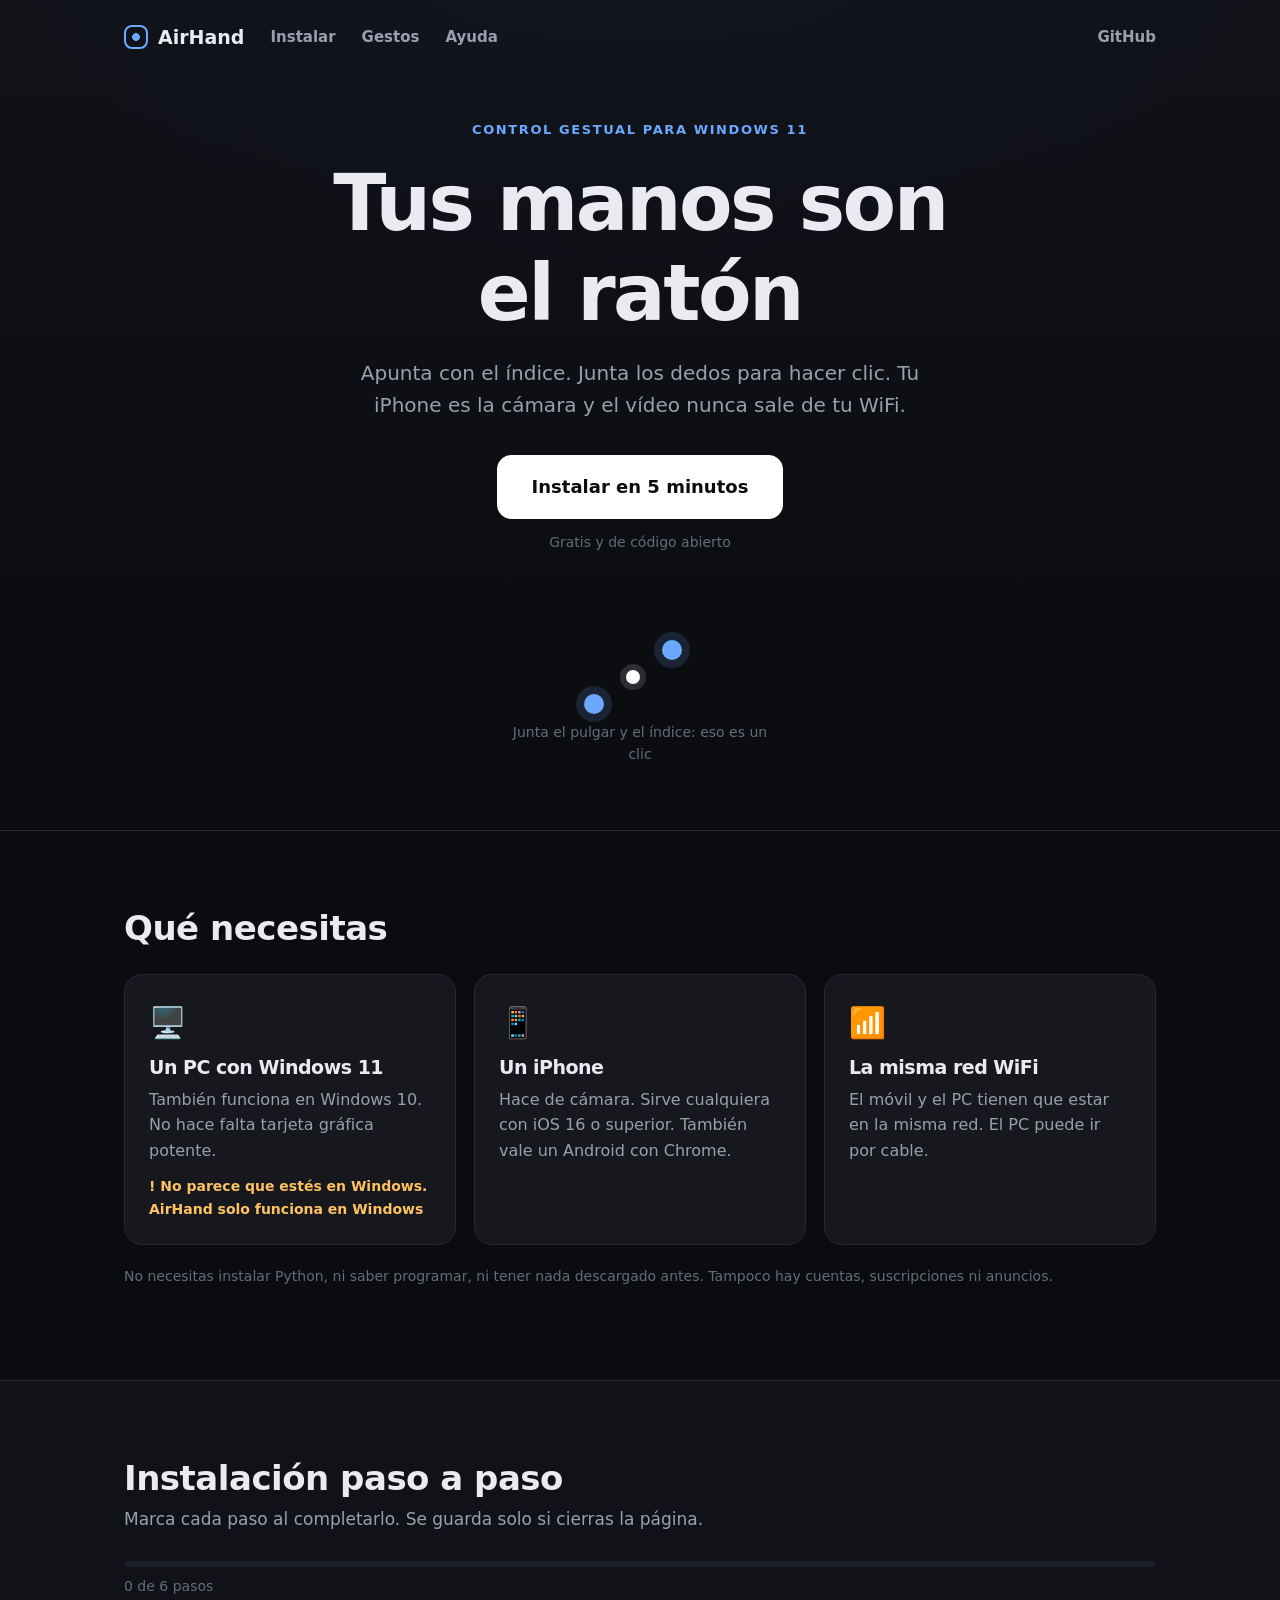
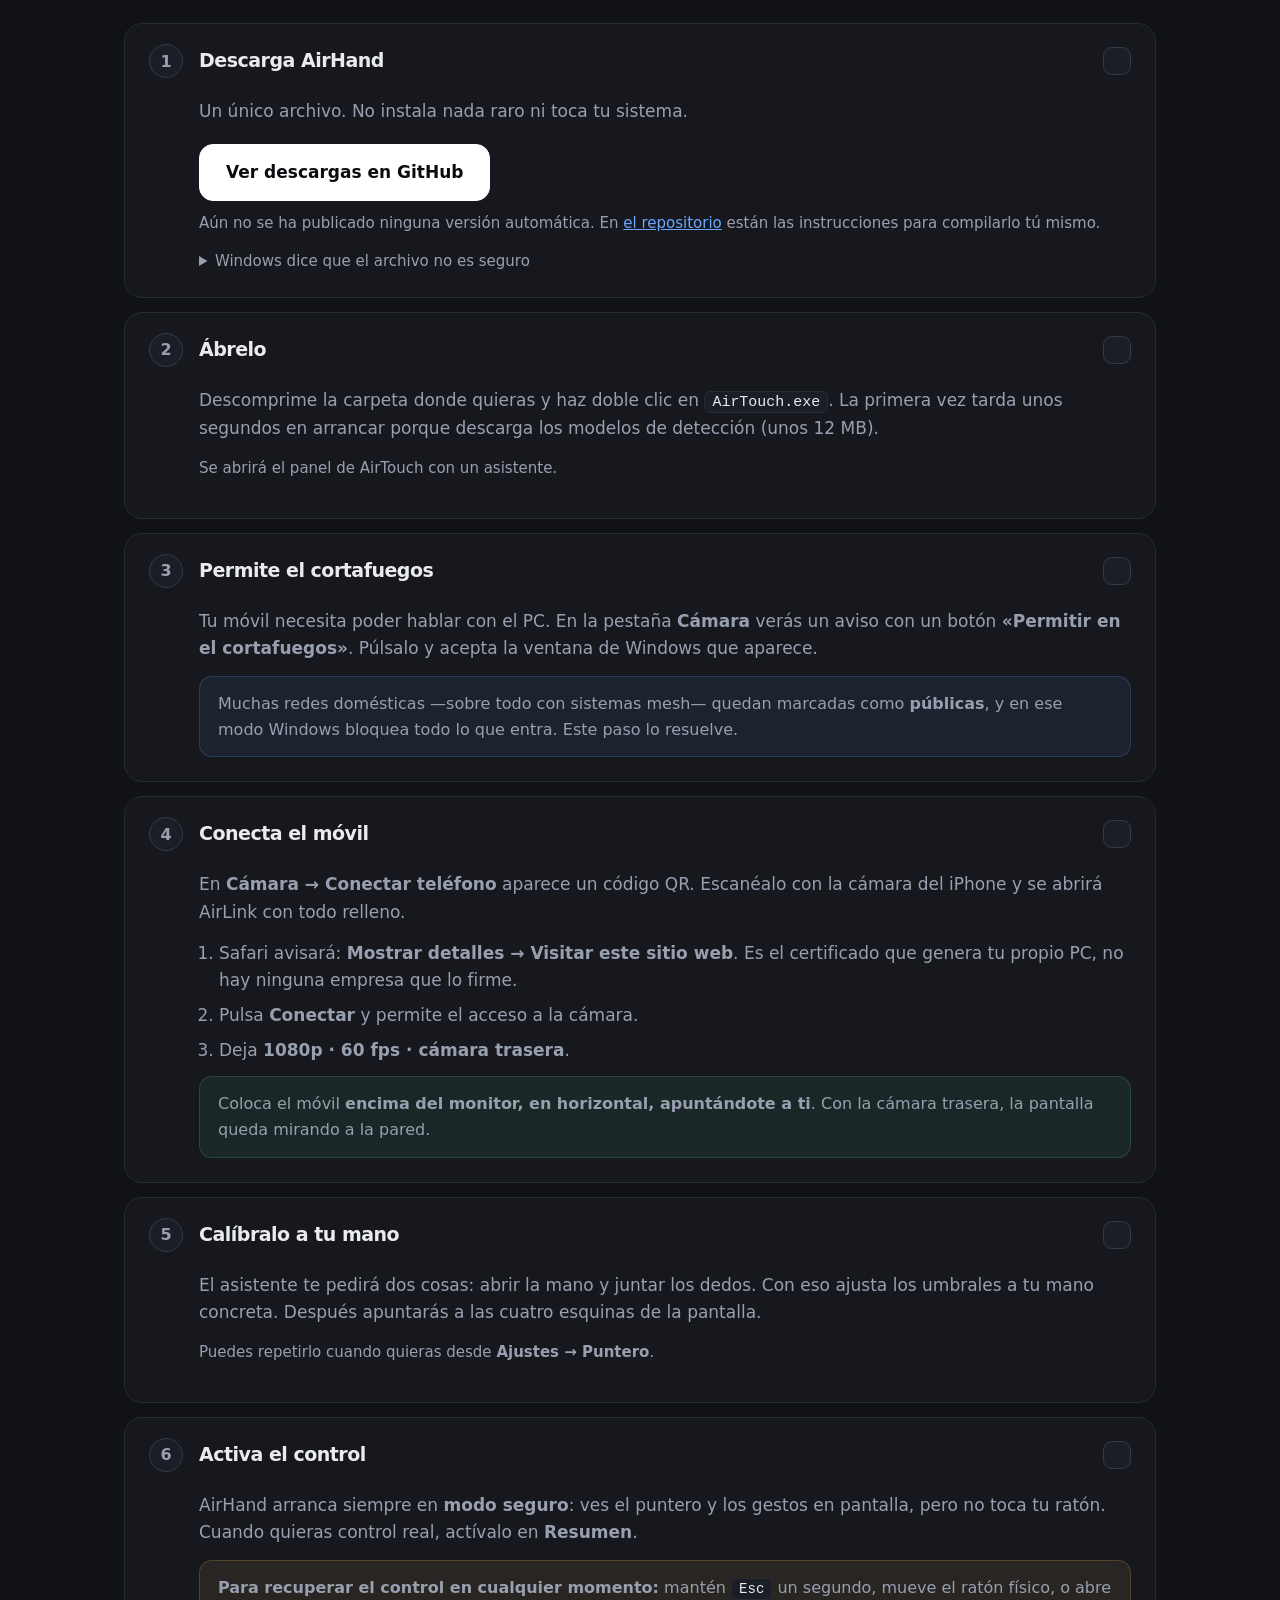
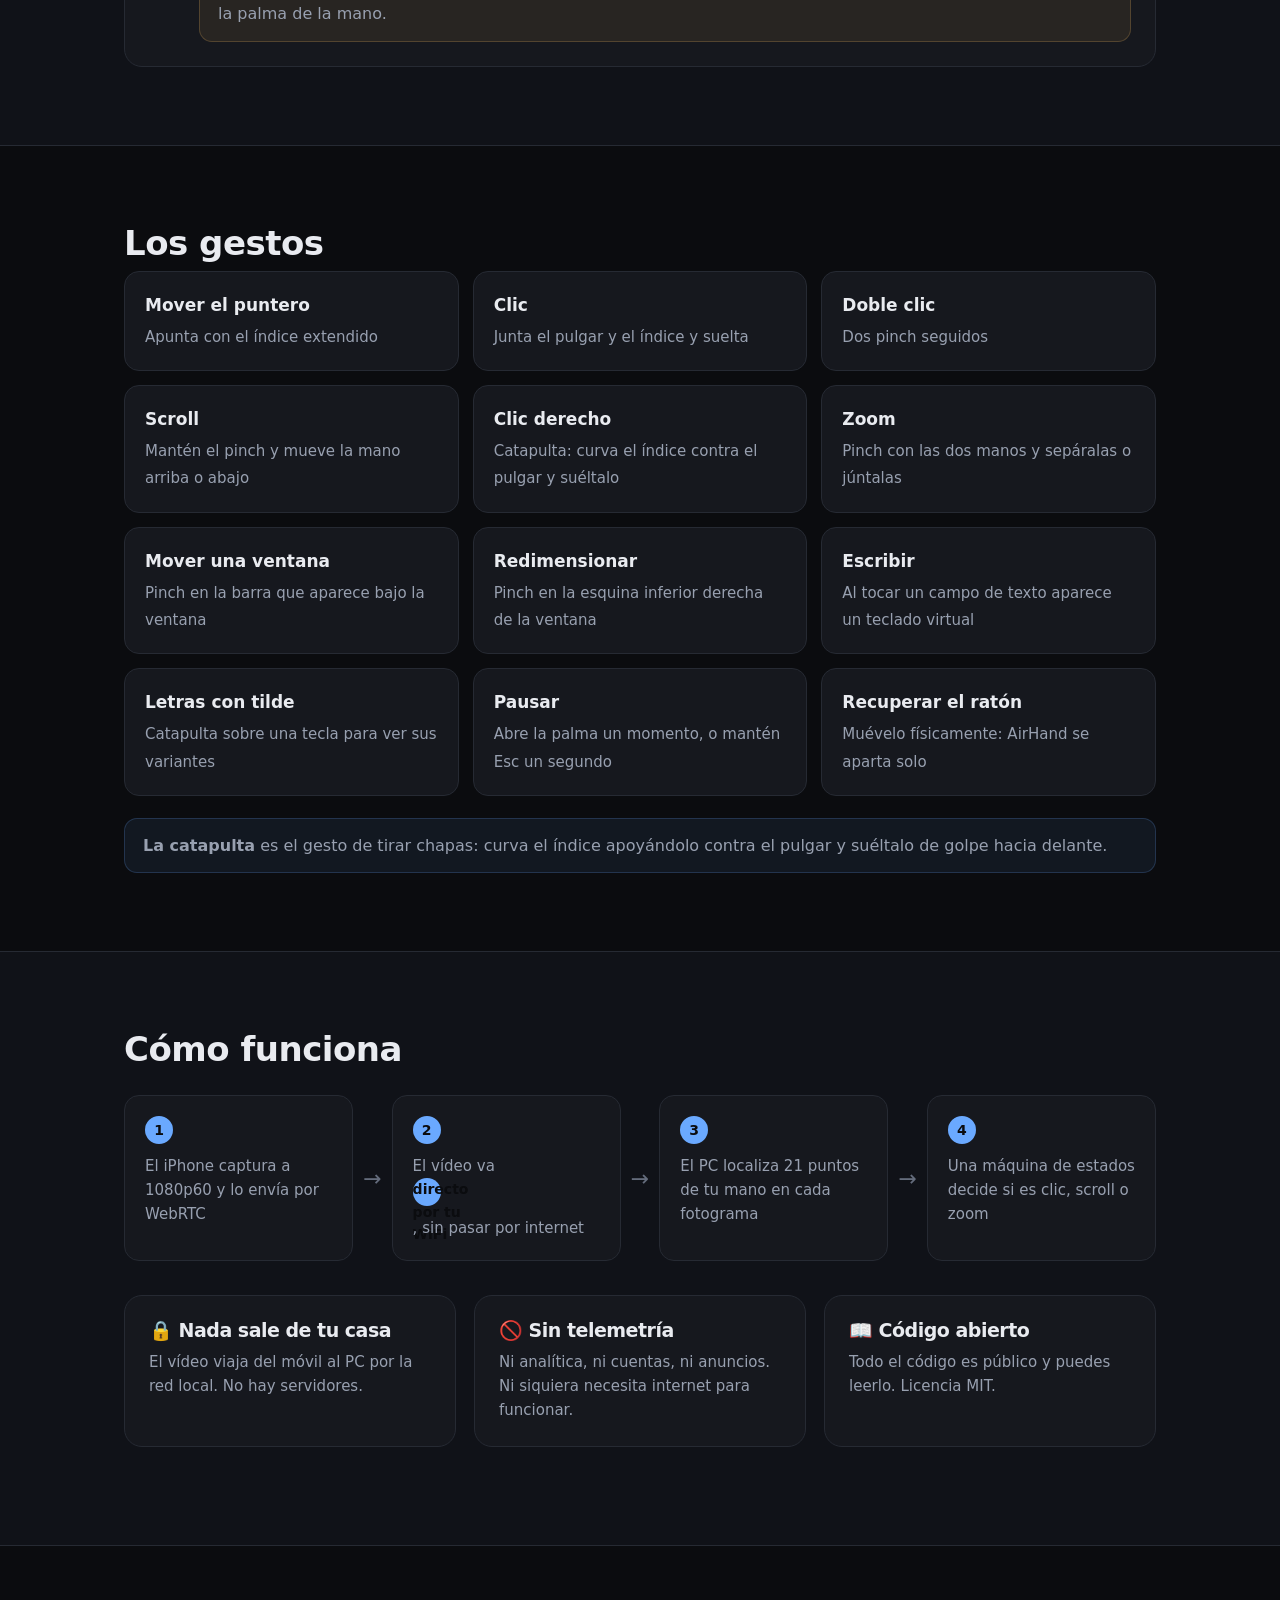
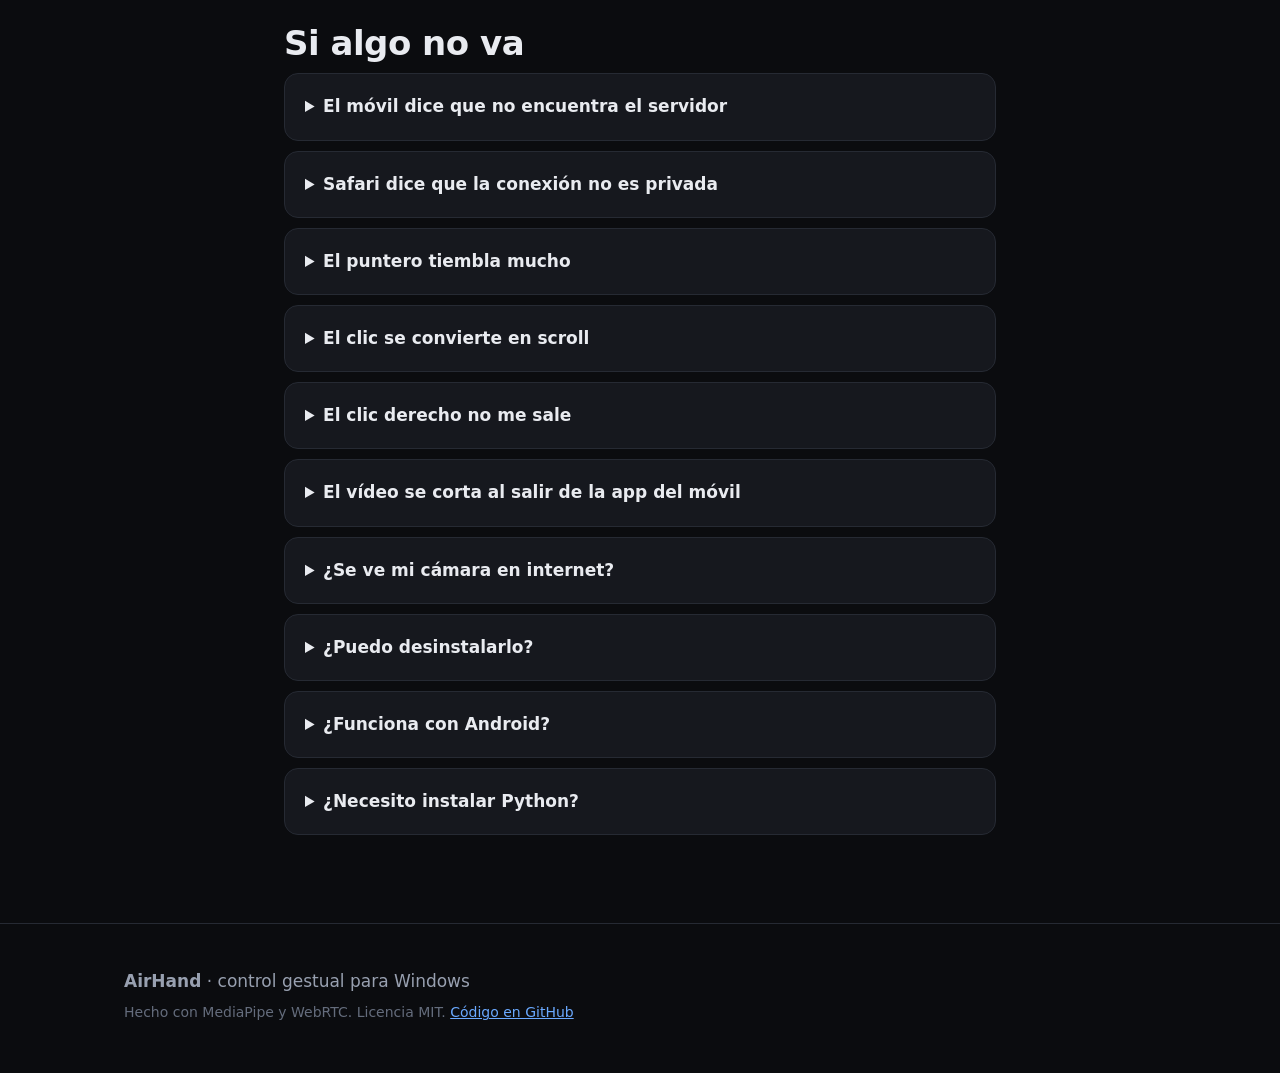
<file: index.html>
<!DOCTYPE html>
<html lang="es">
<head>
<meta charset="utf-8">
<meta name="viewport" content="width=device-width, initial-scale=1">
<meta name="theme-color" content="#0b0c0f">
<title>AirHand · controla tu PC con las manos</title>
<meta name="description" content="Convierte tu iPhone en un sensor de manos y controla Windows con gestos. Instalación guiada paso a paso, sin saber programar.">
<link rel="icon" href="icons/icon-192.png">
<link rel="stylesheet" href="style.css">
</head>
<body>

<!-- ======================= portada ======================= -->
<header class="hero">
  <nav class="nav">
    <span class="brand"><i class="mark"></i>AirHand</span>
    <a class="nav-link" href="#instalar">Instalar</a>
    <a class="nav-link" href="#gestos">Gestos</a>
    <a class="nav-link" href="#problemas">Ayuda</a>
    <a class="nav-link ghost" id="nav-repo" href="#" target="_blank" rel="noopener">GitHub</a>
  </nav>

  <div class="hero-body">
    <p class="kicker">Control gestual para Windows 11</p>
    <h1>Tus manos son<br>el ratón</h1>
    <p class="lede">
      Apunta con el índice. Junta los dedos para hacer clic. Tu iPhone es la
      cámara y el vídeo nunca sale de tu WiFi.
    </p>

    <div class="cta">
      <a class="btn primary big" href="#instalar" id="btn-hero">Instalar en 5 minutos</a>
      <span class="cta-note" id="hero-version">Gratis y de código abierto</span>
    </div>

    <div class="demo" aria-hidden="true">
      <div class="demo-hand"><i class="tip thumb"></i><i class="tip index"></i></div>
      <div class="demo-cursor"></div>
      <p class="demo-caption">Junta el pulgar y el índice: eso es un clic</p>
    </div>
  </div>
</header>

<!-- ======================= requisitos ======================= -->
<section class="band">
  <div class="wrap">
    <h2>Qué necesitas</h2>
    <div class="grid-3">
      <div class="need">
        <div class="need-icon">🖥️</div>
        <h3>Un PC con Windows 11</h3>
        <p>También funciona en Windows 10. No hace falta tarjeta gráfica potente.</p>
        <p class="check" id="check-os">Comprobando tu sistema…</p>
      </div>
      <div class="need">
        <div class="need-icon">📱</div>
        <h3>Un iPhone</h3>
        <p>Hace de cámara. Sirve cualquiera con iOS 16 o superior. También vale un Android con Chrome.</p>
      </div>
      <div class="need">
        <div class="need-icon">📶</div>
        <h3>La misma red WiFi</h3>
        <p>El móvil y el PC tienen que estar en la misma red. El PC puede ir por cable.</p>
      </div>
    </div>
    <p class="tiny">
      No necesitas instalar Python, ni saber programar, ni tener nada descargado
      antes. Tampoco hay cuentas, suscripciones ni anuncios.
    </p>
  </div>
</section>

<!-- ======================= instalación ======================= -->
<section id="instalar" class="band alt">
  <div class="wrap">
    <h2>Instalación paso a paso</h2>
    <p class="sub">Marca cada paso al completarlo. Se guarda solo si cierras la página.</p>

    <div class="progress"><div class="progress-fill" id="progress"></div></div>
    <p class="progress-label"><span id="progress-text">0 de 6 pasos</span></p>

    <ol class="steps" id="steps">

      <!-- 1 -->
      <li class="step" data-step="1">
        <div class="step-head">
          <span class="num">1</span>
          <h3>Descarga AirHand</h3>
          <label class="done"><input type="checkbox"><span></span></label>
        </div>
        <div class="step-body">
          <p>Un único archivo. No instala nada raro ni toca tu sistema.</p>
          <a class="btn primary" id="btn-download" href="#" rel="noopener">
            Descargar para Windows
          </a>
          <p class="meta" id="download-meta">Buscando la última versión…</p>
          <details>
            <summary>Windows dice que el archivo no es seguro</summary>
            <p>
              Es normal: el programa no está firmado digitalmente, y firmar
              cuesta unos cientos de euros al año. Pulsa
              <b>Más información → Ejecutar de todas formas</b>.
              El código es público, puedes leerlo entero en GitHub.
            </p>
          </details>
        </div>
      </li>

      <!-- 2 -->
      <li class="step" data-step="2">
        <div class="step-head">
          <span class="num">2</span>
          <h3>Ábrelo</h3>
          <label class="done"><input type="checkbox"><span></span></label>
        </div>
        <div class="step-body">
          <p>
            Descomprime la carpeta donde quieras y haz doble clic en
            <code>AirTouch.exe</code>. La primera vez tarda unos segundos en
            arrancar porque descarga los modelos de detección (unos 12 MB).
          </p>
          <p class="meta">Se abrirá el panel de AirTouch con un asistente.</p>
        </div>
      </li>

      <!-- 3 -->
      <li class="step" data-step="3">
        <div class="step-head">
          <span class="num">3</span>
          <h3>Permite el cortafuegos</h3>
          <label class="done"><input type="checkbox"><span></span></label>
        </div>
        <div class="step-body">
          <p>
            Tu móvil necesita poder hablar con el PC. En la pestaña
            <b>Cámara</b> verás un aviso con un botón
            <b>«Permitir en el cortafuegos»</b>. Púlsalo y acepta la ventana de
            Windows que aparece.
          </p>
          <div class="callout">
            Muchas redes domésticas —sobre todo con sistemas mesh— quedan
            marcadas como <b>públicas</b>, y en ese modo Windows bloquea todo lo
            que entra. Este paso lo resuelve.
          </div>
        </div>
      </li>

      <!-- 4 -->
      <li class="step" data-step="4">
        <div class="step-head">
          <span class="num">4</span>
          <h3>Conecta el móvil</h3>
          <label class="done"><input type="checkbox"><span></span></label>
        </div>
        <div class="step-body">
          <p>
            En <b>Cámara → Conectar teléfono</b> aparece un código QR.
            Escanéalo con la cámara del iPhone y se abrirá AirLink con todo
            relleno.
          </p>
          <ol class="mini">
            <li>Safari avisará: <b>Mostrar detalles → Visitar este sitio web</b>.
              Es el certificado que genera tu propio PC, no hay ninguna empresa
              que lo firme.</li>
            <li>Pulsa <b>Conectar</b> y permite el acceso a la cámara.</li>
            <li>Deja <b>1080p · 60 fps · cámara trasera</b>.</li>
          </ol>
          <div class="callout ok">
            Coloca el móvil <b>encima del monitor, en horizontal, apuntándote a
            ti</b>. Con la cámara trasera, la pantalla queda mirando a la pared.
          </div>
        </div>
      </li>

      <!-- 5 -->
      <li class="step" data-step="5">
        <div class="step-head">
          <span class="num">5</span>
          <h3>Calíbralo a tu mano</h3>
          <label class="done"><input type="checkbox"><span></span></label>
        </div>
        <div class="step-body">
          <p>
            El asistente te pedirá dos cosas: abrir la mano y juntar los dedos.
            Con eso ajusta los umbrales a tu mano concreta. Después apuntarás a
            las cuatro esquinas de la pantalla.
          </p>
          <p class="meta">
            Puedes repetirlo cuando quieras desde <b>Ajustes → Puntero</b>.
          </p>
        </div>
      </li>

      <!-- 6 -->
      <li class="step" data-step="6">
        <div class="step-head">
          <span class="num">6</span>
          <h3>Activa el control</h3>
          <label class="done"><input type="checkbox"><span></span></label>
        </div>
        <div class="step-body">
          <p>
            AirHand arranca siempre en <b>modo seguro</b>: ves el puntero y los
            gestos en pantalla, pero no toca tu ratón. Cuando quieras control
            real, actívalo en <b>Resumen</b>.
          </p>
          <div class="callout warn">
            <b>Para recuperar el control en cualquier momento:</b> mantén
            <kbd>Esc</kbd> un segundo, mueve el ratón físico, o abre la palma de
            la mano.
          </div>
        </div>
      </li>
    </ol>

    <div class="finished" id="finished" hidden>
      <div class="finished-mark">✓</div>
      <h3>¡Listo!</h3>
      <p>Ya controlas tu ordenador con las manos. Abajo tienes todos los gestos.</p>
    </div>
  </div>
</section>

<!-- ======================= gestos ======================= -->
<section id="gestos" class="band">
  <div class="wrap">
    <h2>Los gestos</h2>
    <div class="gestures" id="gestures"></div>
    <div class="callout">
      <b>La catapulta</b> es el gesto de tirar chapas: curva el índice
      apoyándolo contra el pulgar y suéltalo de golpe hacia delante.
    </div>
  </div>
</section>

<!-- ======================= cómo funciona ======================= -->
<section class="band alt">
  <div class="wrap">
    <h2>Cómo funciona</h2>
    <div class="flow">
      <div class="flow-item"><b>1</b><p>El iPhone captura a 1080p60 y lo envía por WebRTC</p></div>
      <div class="flow-arrow">→</div>
      <div class="flow-item"><b>2</b><p>El vídeo va <b>directo por tu WiFi</b>, sin pasar por internet</p></div>
      <div class="flow-arrow">→</div>
      <div class="flow-item"><b>3</b><p>El PC localiza 21 puntos de tu mano en cada fotograma</p></div>
      <div class="flow-arrow">→</div>
      <div class="flow-item"><b>4</b><p>Una máquina de estados decide si es clic, scroll o zoom</p></div>
    </div>
    <div class="grid-3 privacy">
      <div class="need">
        <h3>🔒 Nada sale de tu casa</h3>
        <p>El vídeo viaja del móvil al PC por la red local. No hay servidores.</p>
      </div>
      <div class="need">
        <h3>🚫 Sin telemetría</h3>
        <p>Ni analítica, ni cuentas, ni anuncios. Ni siquiera necesita internet para funcionar.</p>
      </div>
      <div class="need">
        <h3>📖 Código abierto</h3>
        <p>Todo el código es público y puedes leerlo. Licencia MIT.</p>
      </div>
    </div>
  </div>
</section>

<!-- ======================= problemas ======================= -->
<section id="problemas" class="band">
  <div class="wrap narrow">
    <h2>Si algo no va</h2>
    <div id="faq"></div>
  </div>
</section>

<footer class="foot">
  <div class="wrap">
    <p><b>AirHand</b> · control gestual para Windows</p>
    <p class="tiny">
      Hecho con MediaPipe y WebRTC. Licencia MIT.
      <a id="foot-repo" href="#" target="_blank" rel="noopener">Código en GitHub</a>
    </p>
  </div>
</footer>

<script src="app.js"></script>
</body>
</html>
</file>
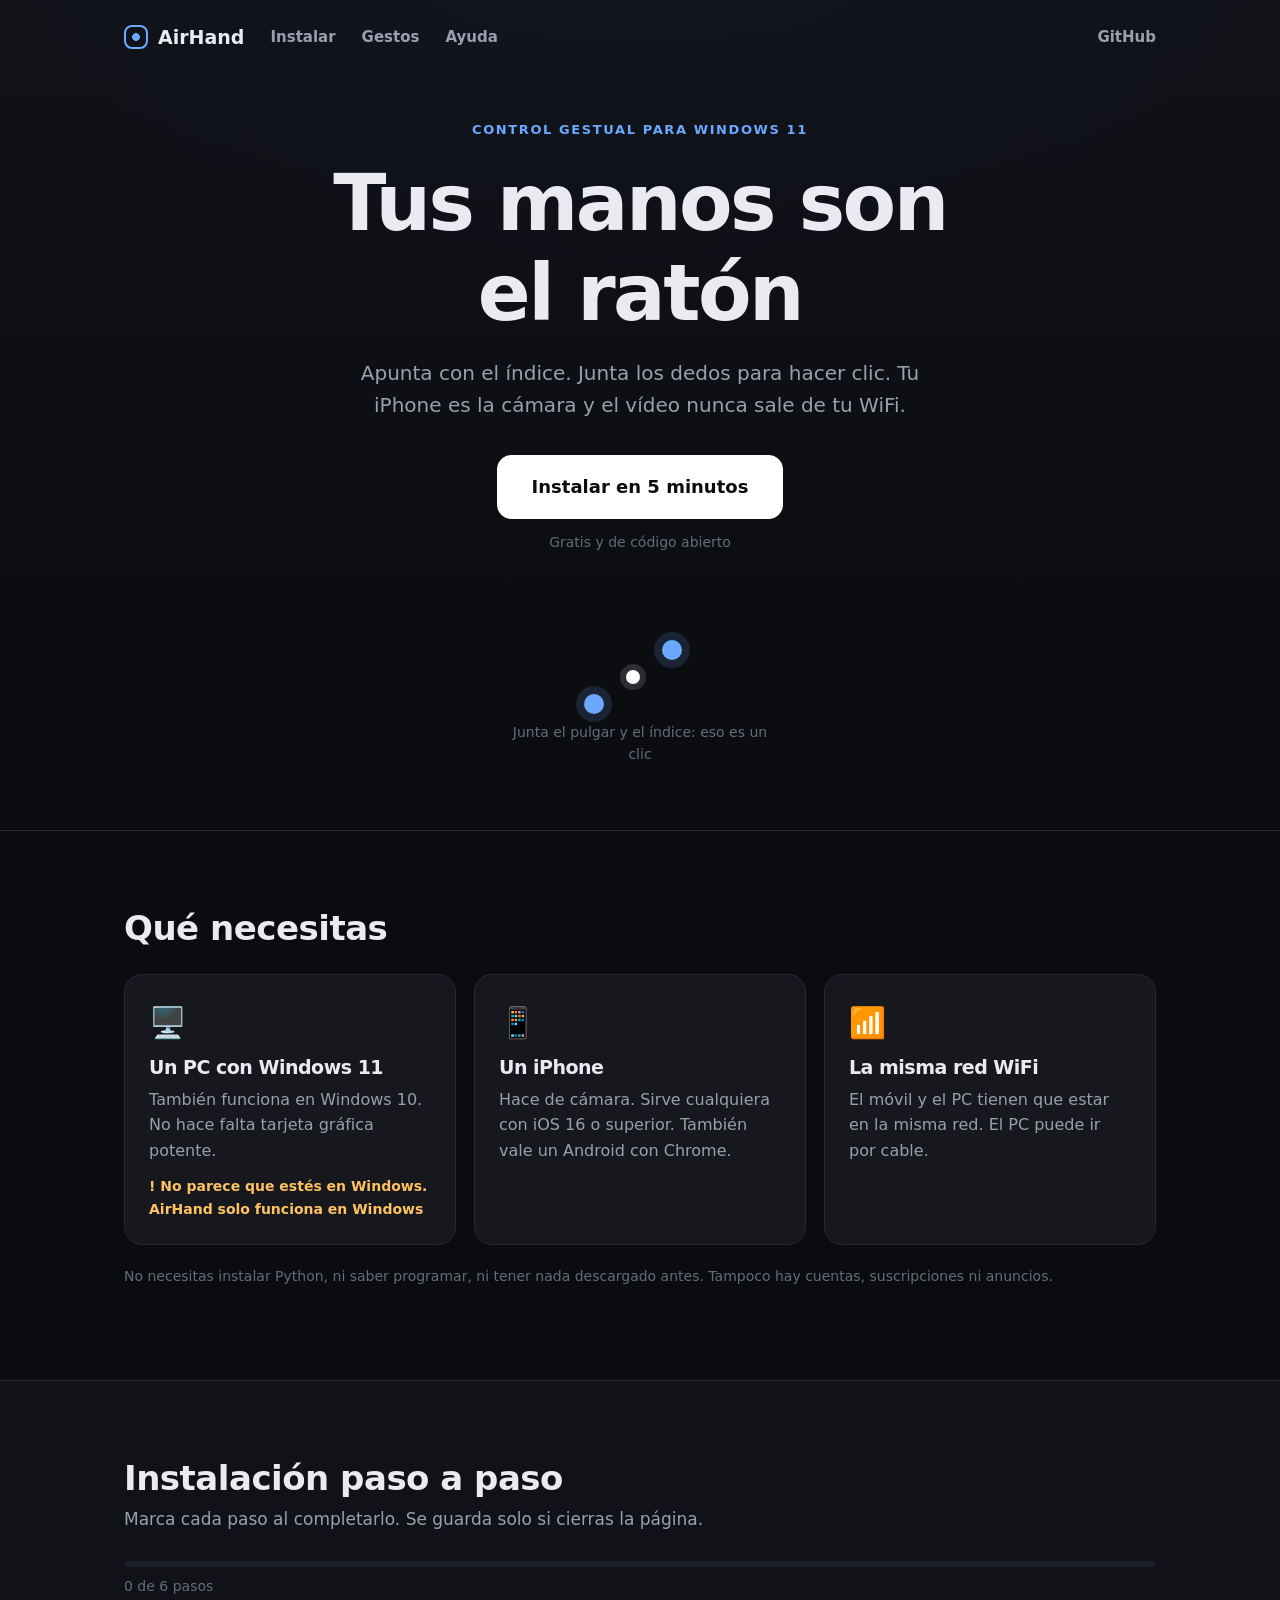
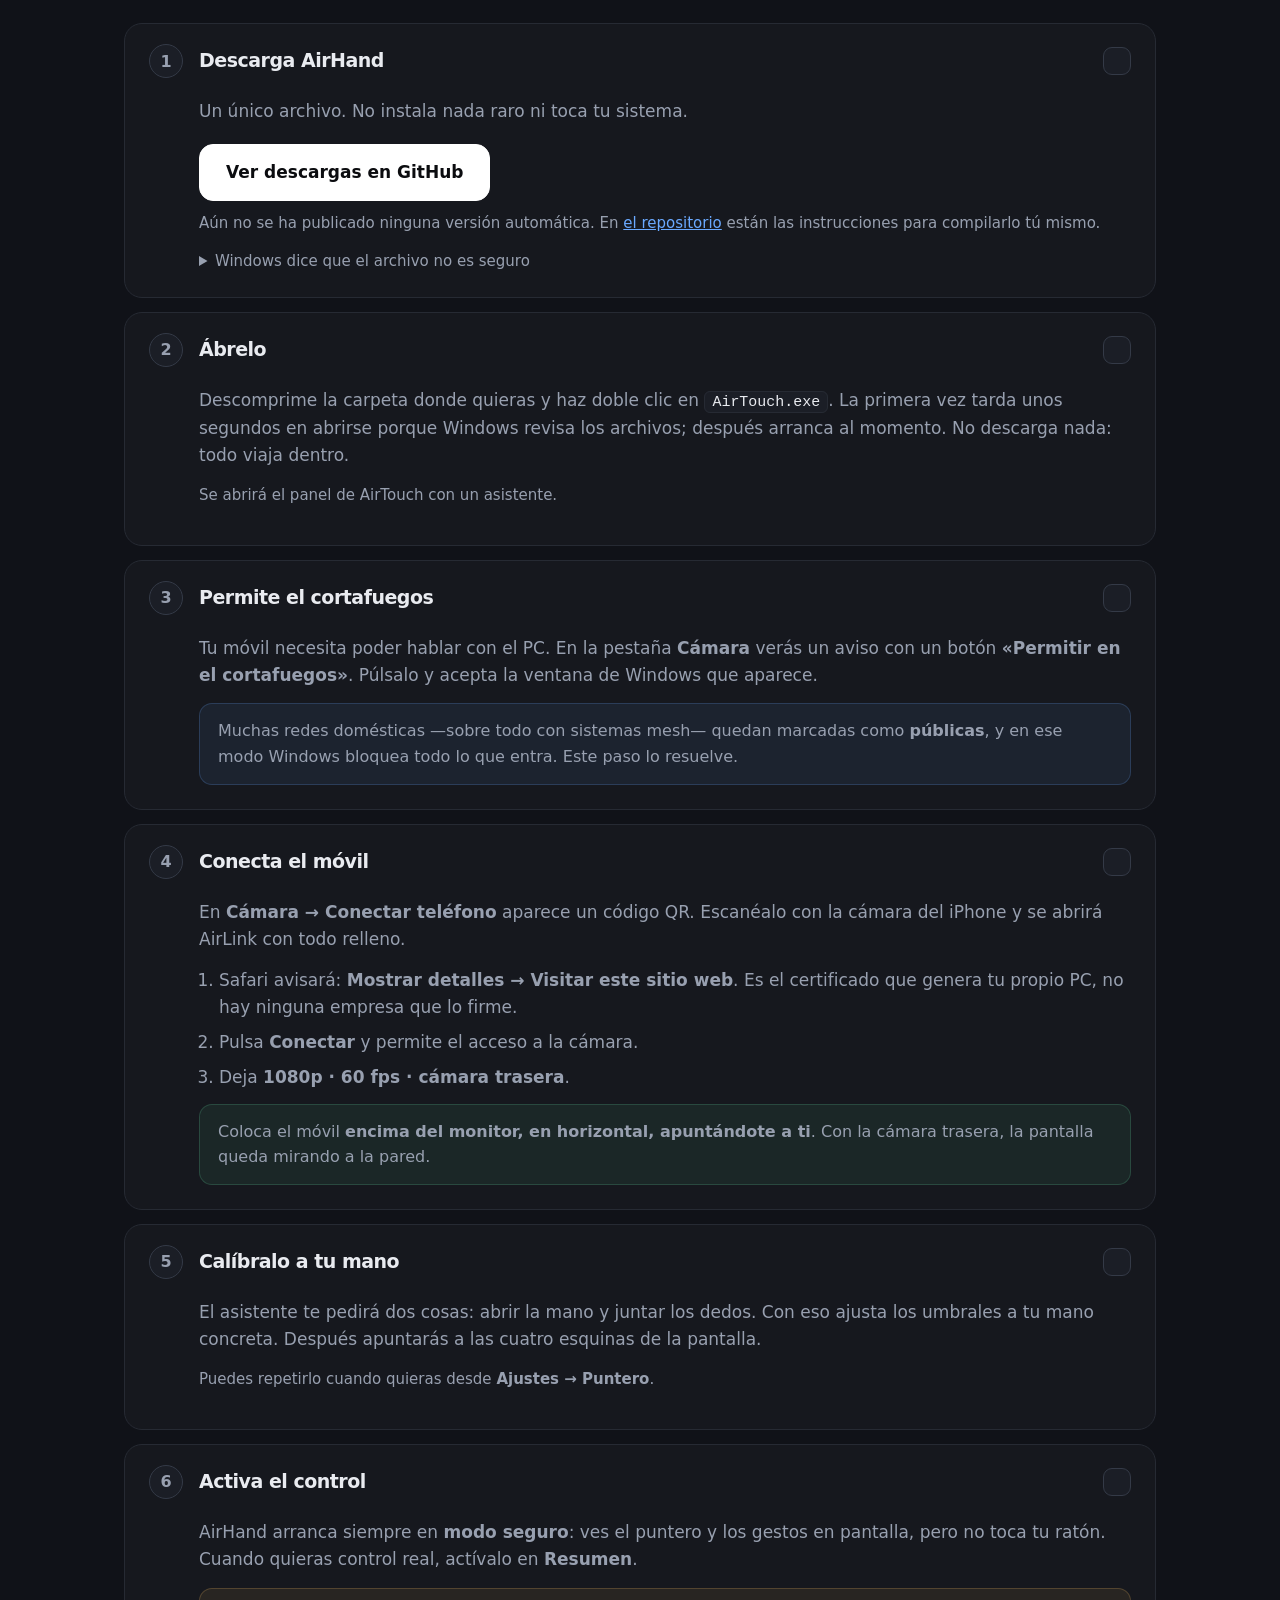
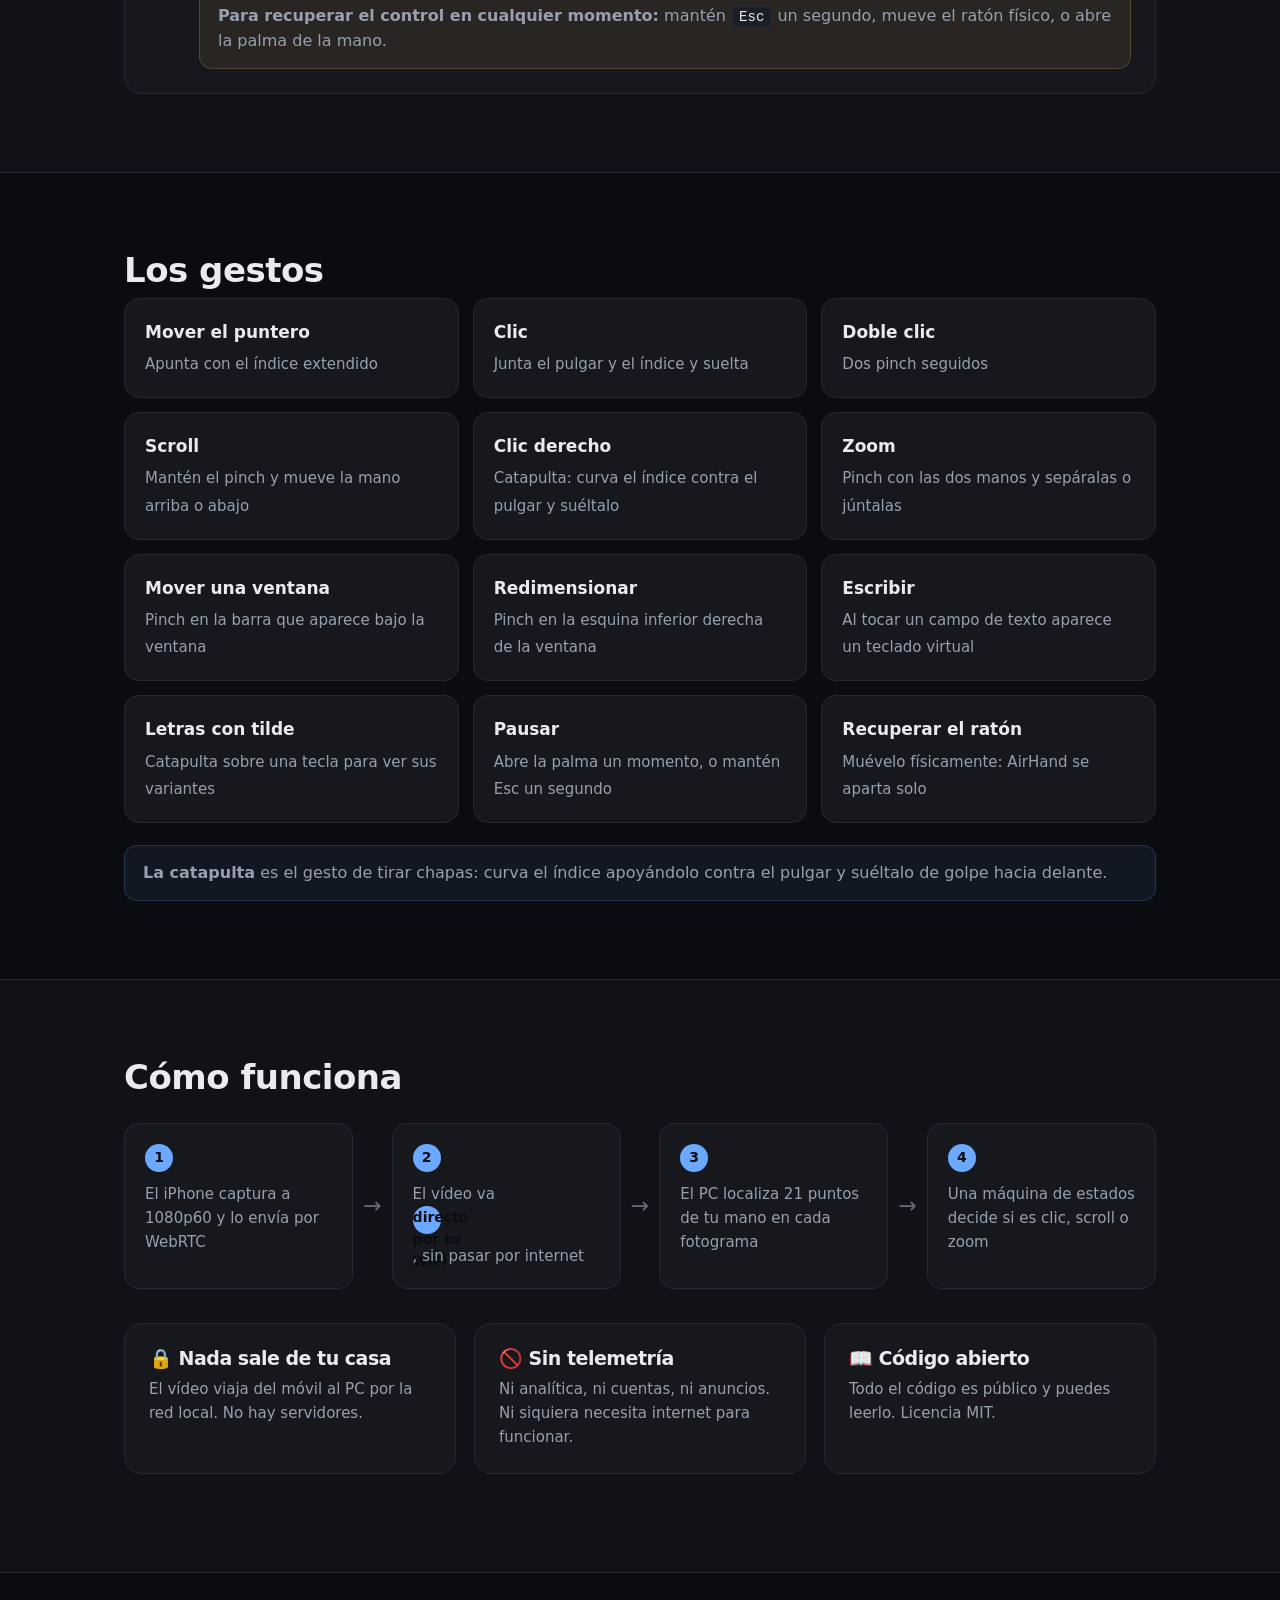
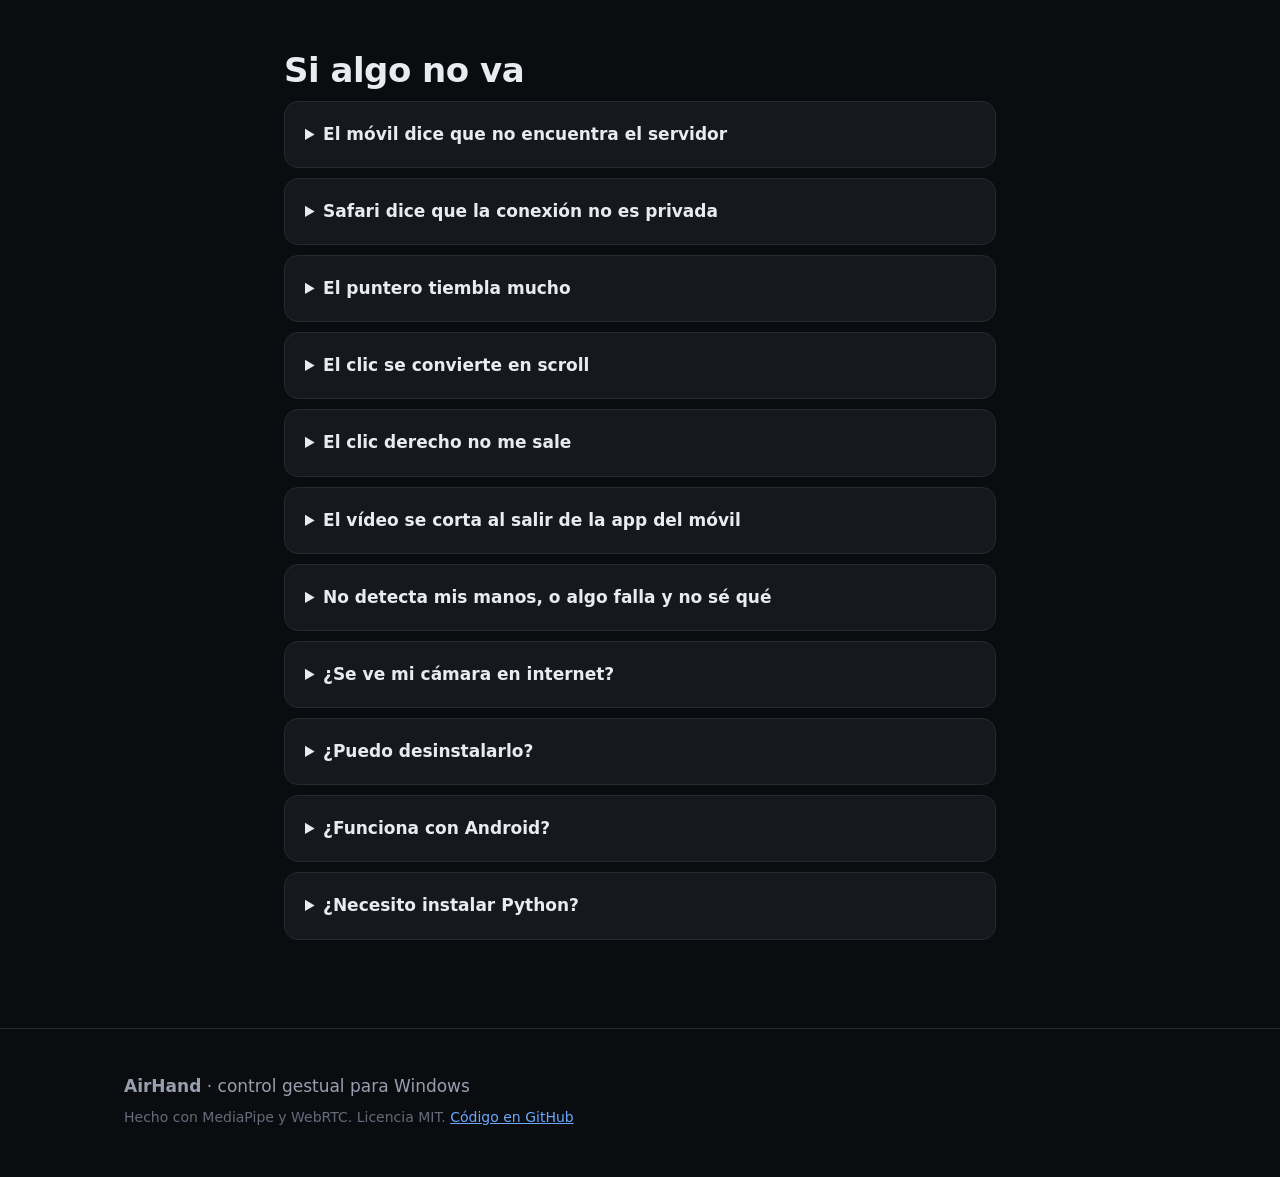
<file: airhand-web/index.html>
<!DOCTYPE html>
<html lang="es">
<head>
<meta charset="utf-8">
<meta name="viewport" content="width=device-width, initial-scale=1">
<meta name="theme-color" content="#0b0c0f">
<title>AirHand · controla tu PC con las manos</title>
<meta name="description" content="Convierte tu iPhone en un sensor de manos y controla Windows con gestos. Instalación guiada paso a paso, sin saber programar.">
<link rel="icon" href="icons/icon-192.png">
<link rel="stylesheet" href="style.css">
</head>
<body>

<!-- ======================= portada ======================= -->
<header class="hero">
  <nav class="nav">
    <span class="brand"><i class="mark"></i>AirHand</span>
    <a class="nav-link" href="#instalar">Instalar</a>
    <a class="nav-link" href="#gestos">Gestos</a>
    <a class="nav-link" href="#problemas">Ayuda</a>
    <a class="nav-link ghost" id="nav-repo" href="#" target="_blank" rel="noopener">GitHub</a>
  </nav>

  <div class="hero-body">
    <p class="kicker">Control gestual para Windows 11</p>
    <h1>Tus manos son<br>el ratón</h1>
    <p class="lede">
      Apunta con el índice. Junta los dedos para hacer clic. Tu iPhone es la
      cámara y el vídeo nunca sale de tu WiFi.
    </p>

    <div class="cta">
      <a class="btn primary big" href="#instalar" id="btn-hero">Instalar en 5 minutos</a>
      <span class="cta-note" id="hero-version">Gratis y de código abierto</span>
    </div>

    <div class="demo" aria-hidden="true">
      <div class="demo-hand"><i class="tip thumb"></i><i class="tip index"></i></div>
      <div class="demo-cursor"></div>
      <p class="demo-caption">Junta el pulgar y el índice: eso es un clic</p>
    </div>
  </div>
</header>

<!-- ======================= requisitos ======================= -->
<section class="band">
  <div class="wrap">
    <h2>Qué necesitas</h2>
    <div class="grid-3">
      <div class="need">
        <div class="need-icon">🖥️</div>
        <h3>Un PC con Windows 11</h3>
        <p>También funciona en Windows 10. No hace falta tarjeta gráfica potente.</p>
        <p class="check" id="check-os">Comprobando tu sistema…</p>
      </div>
      <div class="need">
        <div class="need-icon">📱</div>
        <h3>Un iPhone</h3>
        <p>Hace de cámara. Sirve cualquiera con iOS 16 o superior. También vale un Android con Chrome.</p>
      </div>
      <div class="need">
        <div class="need-icon">📶</div>
        <h3>La misma red WiFi</h3>
        <p>El móvil y el PC tienen que estar en la misma red. El PC puede ir por cable.</p>
      </div>
    </div>
    <p class="tiny">
      No necesitas instalar Python, ni saber programar, ni tener nada descargado
      antes. Tampoco hay cuentas, suscripciones ni anuncios.
    </p>
  </div>
</section>

<!-- ======================= instalación ======================= -->
<section id="instalar" class="band alt">
  <div class="wrap">
    <h2>Instalación paso a paso</h2>
    <p class="sub">Marca cada paso al completarlo. Se guarda solo si cierras la página.</p>

    <div class="progress"><div class="progress-fill" id="progress"></div></div>
    <p class="progress-label"><span id="progress-text">0 de 6 pasos</span></p>

    <ol class="steps" id="steps">

      <!-- 1 -->
      <li class="step" data-step="1">
        <div class="step-head">
          <span class="num">1</span>
          <h3>Descarga AirHand</h3>
          <label class="done"><input type="checkbox"><span></span></label>
        </div>
        <div class="step-body">
          <p>Un único archivo. No instala nada raro ni toca tu sistema.</p>
          <a class="btn primary" id="btn-download" href="#" rel="noopener">
            Descargar para Windows
          </a>
          <p class="meta" id="download-meta">Buscando la última versión…</p>
          <details>
            <summary>Windows dice que el archivo no es seguro</summary>
            <p>
              Es normal: el programa no está firmado digitalmente, y firmar
              cuesta unos cientos de euros al año. Pulsa
              <b>Más información → Ejecutar de todas formas</b>.
              El código es público, puedes leerlo entero en GitHub.
            </p>
          </details>
        </div>
      </li>

      <!-- 2 -->
      <li class="step" data-step="2">
        <div class="step-head">
          <span class="num">2</span>
          <h3>Ábrelo</h3>
          <label class="done"><input type="checkbox"><span></span></label>
        </div>
        <div class="step-body">
          <p>
            Descomprime la carpeta donde quieras y haz doble clic en
            <code>AirTouch.exe</code>. La primera vez tarda unos segundos en
            abrirse porque Windows revisa los archivos; después arranca al
            momento. No descarga nada: todo viaja dentro.
          </p>
          <p class="meta">Se abrirá el panel de AirTouch con un asistente.</p>
        </div>
      </li>

      <!-- 3 -->
      <li class="step" data-step="3">
        <div class="step-head">
          <span class="num">3</span>
          <h3>Permite el cortafuegos</h3>
          <label class="done"><input type="checkbox"><span></span></label>
        </div>
        <div class="step-body">
          <p>
            Tu móvil necesita poder hablar con el PC. En la pestaña
            <b>Cámara</b> verás un aviso con un botón
            <b>«Permitir en el cortafuegos»</b>. Púlsalo y acepta la ventana de
            Windows que aparece.
          </p>
          <div class="callout">
            Muchas redes domésticas —sobre todo con sistemas mesh— quedan
            marcadas como <b>públicas</b>, y en ese modo Windows bloquea todo lo
            que entra. Este paso lo resuelve.
          </div>
        </div>
      </li>

      <!-- 4 -->
      <li class="step" data-step="4">
        <div class="step-head">
          <span class="num">4</span>
          <h3>Conecta el móvil</h3>
          <label class="done"><input type="checkbox"><span></span></label>
        </div>
        <div class="step-body">
          <p>
            En <b>Cámara → Conectar teléfono</b> aparece un código QR.
            Escanéalo con la cámara del iPhone y se abrirá AirLink con todo
            relleno.
          </p>
          <ol class="mini">
            <li>Safari avisará: <b>Mostrar detalles → Visitar este sitio web</b>.
              Es el certificado que genera tu propio PC, no hay ninguna empresa
              que lo firme.</li>
            <li>Pulsa <b>Conectar</b> y permite el acceso a la cámara.</li>
            <li>Deja <b>1080p · 60 fps · cámara trasera</b>.</li>
          </ol>
          <div class="callout ok">
            Coloca el móvil <b>encima del monitor, en horizontal, apuntándote a
            ti</b>. Con la cámara trasera, la pantalla queda mirando a la pared.
          </div>
        </div>
      </li>

      <!-- 5 -->
      <li class="step" data-step="5">
        <div class="step-head">
          <span class="num">5</span>
          <h3>Calíbralo a tu mano</h3>
          <label class="done"><input type="checkbox"><span></span></label>
        </div>
        <div class="step-body">
          <p>
            El asistente te pedirá dos cosas: abrir la mano y juntar los dedos.
            Con eso ajusta los umbrales a tu mano concreta. Después apuntarás a
            las cuatro esquinas de la pantalla.
          </p>
          <p class="meta">
            Puedes repetirlo cuando quieras desde <b>Ajustes → Puntero</b>.
          </p>
        </div>
      </li>

      <!-- 6 -->
      <li class="step" data-step="6">
        <div class="step-head">
          <span class="num">6</span>
          <h3>Activa el control</h3>
          <label class="done"><input type="checkbox"><span></span></label>
        </div>
        <div class="step-body">
          <p>
            AirHand arranca siempre en <b>modo seguro</b>: ves el puntero y los
            gestos en pantalla, pero no toca tu ratón. Cuando quieras control
            real, actívalo en <b>Resumen</b>.
          </p>
          <div class="callout warn">
            <b>Para recuperar el control en cualquier momento:</b> mantén
            <kbd>Esc</kbd> un segundo, mueve el ratón físico, o abre la palma de
            la mano.
          </div>
        </div>
      </li>
    </ol>

    <div class="finished" id="finished" hidden>
      <div class="finished-mark">✓</div>
      <h3>¡Listo!</h3>
      <p>Ya controlas tu ordenador con las manos. Abajo tienes todos los gestos.</p>
    </div>
  </div>
</section>

<!-- ======================= gestos ======================= -->
<section id="gestos" class="band">
  <div class="wrap">
    <h2>Los gestos</h2>
    <div class="gestures" id="gestures"></div>
    <div class="callout">
      <b>La catapulta</b> es el gesto de tirar chapas: curva el índice
      apoyándolo contra el pulgar y suéltalo de golpe hacia delante.
    </div>
  </div>
</section>

<!-- ======================= cómo funciona ======================= -->
<section class="band alt">
  <div class="wrap">
    <h2>Cómo funciona</h2>
    <div class="flow">
      <div class="flow-item"><b>1</b><p>El iPhone captura a 1080p60 y lo envía por WebRTC</p></div>
      <div class="flow-arrow">→</div>
      <div class="flow-item"><b>2</b><p>El vídeo va <b>directo por tu WiFi</b>, sin pasar por internet</p></div>
      <div class="flow-arrow">→</div>
      <div class="flow-item"><b>3</b><p>El PC localiza 21 puntos de tu mano en cada fotograma</p></div>
      <div class="flow-arrow">→</div>
      <div class="flow-item"><b>4</b><p>Una máquina de estados decide si es clic, scroll o zoom</p></div>
    </div>
    <div class="grid-3 privacy">
      <div class="need">
        <h3>🔒 Nada sale de tu casa</h3>
        <p>El vídeo viaja del móvil al PC por la red local. No hay servidores.</p>
      </div>
      <div class="need">
        <h3>🚫 Sin telemetría</h3>
        <p>Ni analítica, ni cuentas, ni anuncios. Ni siquiera necesita internet para funcionar.</p>
      </div>
      <div class="need">
        <h3>📖 Código abierto</h3>
        <p>Todo el código es público y puedes leerlo. Licencia MIT.</p>
      </div>
    </div>
  </div>
</section>

<!-- ======================= problemas ======================= -->
<section id="problemas" class="band">
  <div class="wrap narrow">
    <h2>Si algo no va</h2>
    <div id="faq"></div>
  </div>
</section>

<footer class="foot">
  <div class="wrap">
    <p><b>AirHand</b> · control gestual para Windows</p>
    <p class="tiny">
      Hecho con MediaPipe y WebRTC. Licencia MIT.
      <a id="foot-repo" href="#" target="_blank" rel="noopener">Código en GitHub</a>
    </p>
  </div>
</footer>

<script src="app.js"></script>
</body>
</html>
</file>
<file: style.css>
/* AirHand — sitio de instalación. Sin dependencias ni fuentes externas. */

:root {
  --bg: #0b0c0f;
  --bg-2: #101218;
  --surface: #16181e;
  --surface-2: #1b1e26;
  --border: #262a33;
  --border-2: #343a47;
  --text: #e9ebf0;
  --dim: #98a0b0;
  --faint: #646c7c;
  --accent: #6aa9ff;
  --ok: #5fd39a;
  --warn: #ffc260;
  --danger: #ff7b7b;
  --r: 18px;
  --wrap: 1080px;
}

* { box-sizing: border-box; }

html { scroll-behavior: smooth; scroll-padding-top: 20px; }

body {
  margin: 0;
  background: var(--bg);
  color: var(--text);
  font: 400 17px/1.6 -apple-system, BlinkMacSystemFont, "Segoe UI Variable Display",
        "Segoe UI", system-ui, sans-serif;
  -webkit-font-smoothing: antialiased;
}

h1, h2, h3 { line-height: 1.15; letter-spacing: -0.5px; margin: 0 0 12px; }
h2 { font-size: 34px; font-weight: 680; margin-bottom: 8px; }
h3 { font-size: 19px; font-weight: 650; }
p { margin: 0 0 14px; }
a { color: var(--accent); }
code, kbd {
  font-family: "Cascadia Mono", ui-monospace, Consolas, monospace;
  font-size: 0.88em; background: var(--surface-2); color: var(--text);
  padding: 2px 7px; border-radius: 6px; border: 1px solid var(--border);
}

.wrap { max-width: var(--wrap); margin: 0 auto; padding: 0 24px; }
.wrap.narrow { max-width: 760px; }
.tiny { color: var(--faint); font-size: 14px; }
.sub { color: var(--dim); margin-bottom: 28px; }
.meta { color: var(--faint); font-size: 15px; }

/* ---------------- portada ---------------- */
.hero {
  background:
    radial-gradient(900px 500px at 50% -10%, #1b2a4133 0%, transparent 70%),
    linear-gradient(180deg, var(--bg-2), var(--bg));
  border-bottom: 1px solid var(--border);
  padding-bottom: 70px;
}

.nav {
  max-width: var(--wrap); margin: 0 auto;
  display: flex; align-items: center; gap: 26px;
  padding: 22px 24px;
}
.brand { font-weight: 700; font-size: 19px; display: flex; align-items: center; gap: 10px; }
.mark {
  width: 24px; height: 24px; border-radius: 8px; display: inline-block;
  border: 2px solid var(--accent);
  background: radial-gradient(circle at 50% 50%, var(--accent) 0 26%, transparent 28%);
}
.nav-link { color: var(--dim); text-decoration: none; font-size: 15px; font-weight: 550; }
.nav-link:hover { color: var(--text); }
.nav-link.ghost { margin-left: auto; }

.hero-body { max-width: var(--wrap); margin: 0 auto; padding: 46px 24px 0; text-align: center; }
.kicker {
  color: var(--accent); font-size: 13px; font-weight: 700;
  letter-spacing: 1.6px; text-transform: uppercase; margin-bottom: 18px;
}
h1 { font-size: clamp(44px, 8vw, 78px); font-weight: 700; letter-spacing: -2.5px; }
.lede { color: var(--dim); font-size: 20px; max-width: 620px; margin: 18px auto 0; }

.cta { margin: 34px 0 10px; display: flex; flex-direction: column; align-items: center; gap: 12px; }
.cta-note { color: var(--faint); font-size: 14px; }

.btn {
  display: inline-block; text-decoration: none; font-weight: 650;
  border-radius: 14px; padding: 14px 26px; border: 1px solid var(--border-2);
  background: var(--surface-2); color: var(--text); transition: transform .12s ease;
}
.btn:hover { transform: translateY(-1px); }
.btn.primary { background: #fff; color: #0b0c0f; border-color: #fff; }
.btn.primary:hover { background: #e4e7ee; }
.btn.big { font-size: 18px; padding: 17px 34px; }
.btn.disabled { opacity: .5; pointer-events: none; }

/* animación de la portada */
.demo {
  margin: 56px auto 0; width: 260px; height: 150px; position: relative;
}
.demo-hand { position: absolute; inset: 0; }
.tip {
  position: absolute; width: 20px; height: 20px; border-radius: 50%;
  background: var(--accent); box-shadow: 0 0 0 8px #6aa9ff26;
}
.tip.thumb { left: 74px; top: 84px; animation: pinch-a 2.8s ease-in-out infinite; }
.tip.index { left: 152px; top: 30px; animation: pinch-b 2.8s ease-in-out infinite; }
.demo-cursor {
  position: absolute; left: 116px; top: 60px;
  width: 14px; height: 14px; border-radius: 50%; background: #fff;
  box-shadow: 0 0 0 6px #ffffff22; animation: cursor 2.8s ease-in-out infinite;
}
.demo-caption { position: absolute; bottom: -6px; width: 100%; text-align: center;
                color: var(--faint); font-size: 14px; margin: 0; }

@keyframes pinch-a {
  0%, 18% { transform: translate(0, 0); }
  40%, 60% { transform: translate(38px, -28px); }
  82%, 100% { transform: translate(0, 0); }
}
@keyframes pinch-b {
  0%, 18% { transform: translate(0, 0); }
  40%, 60% { transform: translate(-38px, 28px); }
  82%, 100% { transform: translate(0, 0); }
}
@keyframes cursor {
  0%, 18% { transform: scale(1); opacity: .55; }
  40%, 60% { transform: scale(1.5); opacity: 1; }
  82%, 100% { transform: scale(1); opacity: .55; }
}
@media (prefers-reduced-motion: reduce) {
  .tip, .demo-cursor { animation: none; }
}

/* ---------------- secciones ---------------- */
.band { padding: 78px 0; }
.band.alt { background: var(--bg-2); border-block: 1px solid var(--border); }

.grid-3 { display: grid; grid-template-columns: repeat(3, 1fr); gap: 18px; margin: 26px 0 20px; }
.need {
  background: var(--surface); border: 1px solid var(--border);
  border-radius: var(--r); padding: 24px;
}
.need h3 { margin-bottom: 8px; }
.need p { color: var(--dim); font-size: 16px; margin-bottom: 0; }
.need-icon { font-size: 30px; margin-bottom: 10px; }
.check { margin-top: 12px !important; font-size: 14px !important; font-weight: 600; }
.check.ok { color: var(--ok); }
.check.bad { color: var(--warn); }

/* ---------------- pasos ---------------- */
.progress {
  height: 6px; background: var(--surface-2); border-radius: 3px;
  overflow: hidden; margin-bottom: 8px;
}
.progress-fill { height: 100%; width: 0; background: var(--accent); transition: width .35s ease; }
.progress-label { color: var(--faint); font-size: 14px; margin-bottom: 26px; }

.steps { list-style: none; padding: 0; margin: 0; display: grid; gap: 14px; }
.step {
  background: var(--surface); border: 1px solid var(--border);
  border-radius: var(--r); overflow: hidden; transition: border-color .2s ease;
}
.step.is-done { border-color: #5fd39a55; }
.step.is-done .num { background: var(--ok); color: #0b0c0f; border-color: var(--ok); }

.step-head { display: flex; align-items: center; gap: 16px; padding: 20px 24px; }
.step-head h3 { margin: 0; flex: 1; }
.num {
  flex: none; width: 34px; height: 34px; border-radius: 50%;
  display: grid; place-items: center; font-weight: 700; font-size: 16px;
  background: var(--surface-2); border: 1px solid var(--border-2); color: var(--dim);
}

.done { flex: none; cursor: pointer; }
.done input { position: absolute; opacity: 0; width: 0; height: 0; }
.done span {
  display: block; width: 28px; height: 28px; border-radius: 9px;
  border: 1px solid var(--border-2); background: var(--surface-2);
  position: relative; transition: background .15s ease;
}
.done input:checked + span { background: var(--ok); border-color: var(--ok); }
.done input:checked + span::after {
  content: ""; position: absolute; left: 10px; top: 5px;
  width: 6px; height: 12px; border: solid #0b0c0f;
  border-width: 0 2.5px 2.5px 0; transform: rotate(45deg);
}
.done input:focus-visible + span { outline: 2px solid var(--accent); outline-offset: 2px; }

.step-body { padding: 0 24px 24px 74px; }
.step-body p { color: var(--dim); }
.step-body .btn { margin: 4px 0 10px; }

.mini { color: var(--dim); padding-left: 20px; margin: 10px 0; }
.mini li { margin-bottom: 8px; }

.callout {
  background: #6aa9ff14; border: 1px solid #6aa9ff33; border-radius: 13px;
  padding: 14px 18px; color: var(--dim); font-size: 16px; margin-top: 12px;
}
.callout.ok { background: #5fd39a14; border-color: #5fd39a33; }
.callout.warn { background: #ffc26014; border-color: #ffc26033; }

details { margin-top: 10px; }
summary { cursor: pointer; color: var(--dim); font-size: 15px; }
details p { margin-top: 10px; font-size: 15px; }

.finished {
  margin-top: 26px; text-align: center; padding: 34px;
  background: #5fd39a12; border: 1px solid #5fd39a33; border-radius: var(--r);
}
.finished-mark {
  width: 58px; height: 58px; margin: 0 auto 14px; border-radius: 50%;
  background: var(--ok); color: #0b0c0f; font-size: 30px; font-weight: 700;
  display: grid; place-items: center;
}

/* ---------------- gestos ---------------- */
.gestures { display: grid; grid-template-columns: repeat(auto-fit, minmax(250px, 1fr)); gap: 14px; margin-bottom: 22px; }
.gesture {
  background: var(--surface); border: 1px solid var(--border);
  border-radius: 15px; padding: 20px;
}
.gesture b { display: block; margin-bottom: 4px; }
.gesture span { color: var(--dim); font-size: 15px; }

/* ---------------- cómo funciona ---------------- */
.flow { display: flex; align-items: stretch; gap: 10px; margin: 26px 0 34px; flex-wrap: wrap; }
.flow-item {
  flex: 1 1 190px; background: var(--surface); border: 1px solid var(--border);
  border-radius: 15px; padding: 20px;
}
.flow-item b {
  display: grid; place-items: center; width: 28px; height: 28px; margin-bottom: 10px;
  border-radius: 50%; background: var(--accent); color: #0b0c0f; font-size: 14px;
}
.flow-item p { color: var(--dim); font-size: 15px; margin: 0; }
.flow-arrow { align-self: center; color: var(--faint); font-size: 22px; }
.privacy .need p { font-size: 15px; }

/* ---------------- FAQ ---------------- */
.faq-item {
  background: var(--surface); border: 1px solid var(--border);
  border-radius: 14px; margin-bottom: 10px; padding: 4px 20px;
}
.faq-item summary { padding: 15px 0; font-weight: 600; color: var(--text); font-size: 17px; }
.faq-item[open] summary { color: var(--accent); }
.faq-item p { color: var(--dim); font-size: 16px; }

/* ---------------- pie ---------------- */
.foot { padding: 44px 0; border-top: 1px solid var(--border); color: var(--dim); }
.foot p { margin: 0 0 6px; }

@media (max-width: 720px) {
  /* en pantallas estrechas los enlaces del menu no caben y se salen */
  .nav-link:not(.ghost) { display: none; }
  .nav { gap: 12px; }
}

@media (max-width: 820px) {
  .grid-3 { grid-template-columns: 1fr; }
  .flow-arrow { display: none; }
  .step-body { padding-left: 24px; }
  h2 { font-size: 28px; }
  body { font-size: 16px; }
}

@media (prefers-color-scheme: light) {
  /* El sitio se mantiene oscuro a propósito: es la misma cara que la app. */
}
</file>
<file: airhand-web/style.css>
/* AirHand — sitio de instalación. Sin dependencias ni fuentes externas. */

:root {
  --bg: #0b0c0f;
  --bg-2: #101218;
  --surface: #16181e;
  --surface-2: #1b1e26;
  --border: #262a33;
  --border-2: #343a47;
  --text: #e9ebf0;
  --dim: #98a0b0;
  --faint: #646c7c;
  --accent: #6aa9ff;
  --ok: #5fd39a;
  --warn: #ffc260;
  --danger: #ff7b7b;
  --r: 18px;
  --wrap: 1080px;
}

* { box-sizing: border-box; }

html { scroll-behavior: smooth; scroll-padding-top: 20px; }

body {
  margin: 0;
  background: var(--bg);
  color: var(--text);
  font: 400 17px/1.6 -apple-system, BlinkMacSystemFont, "Segoe UI Variable Display",
        "Segoe UI", system-ui, sans-serif;
  -webkit-font-smoothing: antialiased;
}

h1, h2, h3 { line-height: 1.15; letter-spacing: -0.5px; margin: 0 0 12px; }
h2 { font-size: 34px; font-weight: 680; margin-bottom: 8px; }
h3 { font-size: 19px; font-weight: 650; }
p { margin: 0 0 14px; }
a { color: var(--accent); }
code, kbd {
  font-family: "Cascadia Mono", ui-monospace, Consolas, monospace;
  font-size: 0.88em; background: var(--surface-2); color: var(--text);
  padding: 2px 7px; border-radius: 6px; border: 1px solid var(--border);
}

.wrap { max-width: var(--wrap); margin: 0 auto; padding: 0 24px; }
.wrap.narrow { max-width: 760px; }
.tiny { color: var(--faint); font-size: 14px; }
.sub { color: var(--dim); margin-bottom: 28px; }
.meta { color: var(--faint); font-size: 15px; }

/* ---------------- portada ---------------- */
.hero {
  background:
    radial-gradient(900px 500px at 50% -10%, #1b2a4133 0%, transparent 70%),
    linear-gradient(180deg, var(--bg-2), var(--bg));
  border-bottom: 1px solid var(--border);
  padding-bottom: 70px;
}

.nav {
  max-width: var(--wrap); margin: 0 auto;
  display: flex; align-items: center; gap: 26px;
  padding: 22px 24px;
}
.brand { font-weight: 700; font-size: 19px; display: flex; align-items: center; gap: 10px; }
.mark {
  width: 24px; height: 24px; border-radius: 8px; display: inline-block;
  border: 2px solid var(--accent);
  background: radial-gradient(circle at 50% 50%, var(--accent) 0 26%, transparent 28%);
}
.nav-link { color: var(--dim); text-decoration: none; font-size: 15px; font-weight: 550; }
.nav-link:hover { color: var(--text); }
.nav-link.ghost { margin-left: auto; }

.hero-body { max-width: var(--wrap); margin: 0 auto; padding: 46px 24px 0; text-align: center; }
.kicker {
  color: var(--accent); font-size: 13px; font-weight: 700;
  letter-spacing: 1.6px; text-transform: uppercase; margin-bottom: 18px;
}
h1 { font-size: clamp(44px, 8vw, 78px); font-weight: 700; letter-spacing: -2.5px; }
.lede { color: var(--dim); font-size: 20px; max-width: 620px; margin: 18px auto 0; }

.cta { margin: 34px 0 10px; display: flex; flex-direction: column; align-items: center; gap: 12px; }
.cta-note { color: var(--faint); font-size: 14px; }

.btn {
  display: inline-block; text-decoration: none; font-weight: 650;
  border-radius: 14px; padding: 14px 26px; border: 1px solid var(--border-2);
  background: var(--surface-2); color: var(--text); transition: transform .12s ease;
}
.btn:hover { transform: translateY(-1px); }
.btn.primary { background: #fff; color: #0b0c0f; border-color: #fff; }
.btn.primary:hover { background: #e4e7ee; }
.btn.big { font-size: 18px; padding: 17px 34px; }
.btn.disabled { opacity: .5; pointer-events: none; }

/* animación de la portada */
.demo {
  margin: 56px auto 0; width: 260px; height: 150px; position: relative;
}
.demo-hand { position: absolute; inset: 0; }
.tip {
  position: absolute; width: 20px; height: 20px; border-radius: 50%;
  background: var(--accent); box-shadow: 0 0 0 8px #6aa9ff26;
}
.tip.thumb { left: 74px; top: 84px; animation: pinch-a 2.8s ease-in-out infinite; }
.tip.index { left: 152px; top: 30px; animation: pinch-b 2.8s ease-in-out infinite; }
.demo-cursor {
  position: absolute; left: 116px; top: 60px;
  width: 14px; height: 14px; border-radius: 50%; background: #fff;
  box-shadow: 0 0 0 6px #ffffff22; animation: cursor 2.8s ease-in-out infinite;
}
.demo-caption { position: absolute; bottom: -6px; width: 100%; text-align: center;
                color: var(--faint); font-size: 14px; margin: 0; }

@keyframes pinch-a {
  0%, 18% { transform: translate(0, 0); }
  40%, 60% { transform: translate(38px, -28px); }
  82%, 100% { transform: translate(0, 0); }
}
@keyframes pinch-b {
  0%, 18% { transform: translate(0, 0); }
  40%, 60% { transform: translate(-38px, 28px); }
  82%, 100% { transform: translate(0, 0); }
}
@keyframes cursor {
  0%, 18% { transform: scale(1); opacity: .55; }
  40%, 60% { transform: scale(1.5); opacity: 1; }
  82%, 100% { transform: scale(1); opacity: .55; }
}
@media (prefers-reduced-motion: reduce) {
  .tip, .demo-cursor { animation: none; }
}

/* ---------------- secciones ---------------- */
.band { padding: 78px 0; }
.band.alt { background: var(--bg-2); border-block: 1px solid var(--border); }

.grid-3 { display: grid; grid-template-columns: repeat(3, 1fr); gap: 18px; margin: 26px 0 20px; }
.need {
  background: var(--surface); border: 1px solid var(--border);
  border-radius: var(--r); padding: 24px;
}
.need h3 { margin-bottom: 8px; }
.need p { color: var(--dim); font-size: 16px; margin-bottom: 0; }
.need-icon { font-size: 30px; margin-bottom: 10px; }
.check { margin-top: 12px !important; font-size: 14px !important; font-weight: 600; }
.check.ok { color: var(--ok); }
.check.bad { color: var(--warn); }

/* ---------------- pasos ---------------- */
.progress {
  height: 6px; background: var(--surface-2); border-radius: 3px;
  overflow: hidden; margin-bottom: 8px;
}
.progress-fill { height: 100%; width: 0; background: var(--accent); transition: width .35s ease; }
.progress-label { color: var(--faint); font-size: 14px; margin-bottom: 26px; }

.steps { list-style: none; padding: 0; margin: 0; display: grid; gap: 14px; }
.step {
  background: var(--surface); border: 1px solid var(--border);
  border-radius: var(--r); overflow: hidden; transition: border-color .2s ease;
}
.step.is-done { border-color: #5fd39a55; }
.step.is-done .num { background: var(--ok); color: #0b0c0f; border-color: var(--ok); }

.step-head { display: flex; align-items: center; gap: 16px; padding: 20px 24px; }
.step-head h3 { margin: 0; flex: 1; }
.num {
  flex: none; width: 34px; height: 34px; border-radius: 50%;
  display: grid; place-items: center; font-weight: 700; font-size: 16px;
  background: var(--surface-2); border: 1px solid var(--border-2); color: var(--dim);
}

.done { flex: none; cursor: pointer; }
.done input { position: absolute; opacity: 0; width: 0; height: 0; }
.done span {
  display: block; width: 28px; height: 28px; border-radius: 9px;
  border: 1px solid var(--border-2); background: var(--surface-2);
  position: relative; transition: background .15s ease;
}
.done input:checked + span { background: var(--ok); border-color: var(--ok); }
.done input:checked + span::after {
  content: ""; position: absolute; left: 10px; top: 5px;
  width: 6px; height: 12px; border: solid #0b0c0f;
  border-width: 0 2.5px 2.5px 0; transform: rotate(45deg);
}
.done input:focus-visible + span { outline: 2px solid var(--accent); outline-offset: 2px; }

.step-body { padding: 0 24px 24px 74px; }
.step-body p { color: var(--dim); }
.step-body .btn { margin: 4px 0 10px; }

.mini { color: var(--dim); padding-left: 20px; margin: 10px 0; }
.mini li { margin-bottom: 8px; }

.callout {
  background: #6aa9ff14; border: 1px solid #6aa9ff33; border-radius: 13px;
  padding: 14px 18px; color: var(--dim); font-size: 16px; margin-top: 12px;
}
.callout.ok { background: #5fd39a14; border-color: #5fd39a33; }
.callout.warn { background: #ffc26014; border-color: #ffc26033; }

details { margin-top: 10px; }
summary { cursor: pointer; color: var(--dim); font-size: 15px; }
details p { margin-top: 10px; font-size: 15px; }

.finished {
  margin-top: 26px; text-align: center; padding: 34px;
  background: #5fd39a12; border: 1px solid #5fd39a33; border-radius: var(--r);
}
.finished-mark {
  width: 58px; height: 58px; margin: 0 auto 14px; border-radius: 50%;
  background: var(--ok); color: #0b0c0f; font-size: 30px; font-weight: 700;
  display: grid; place-items: center;
}

/* ---------------- gestos ---------------- */
.gestures { display: grid; grid-template-columns: repeat(auto-fit, minmax(250px, 1fr)); gap: 14px; margin-bottom: 22px; }
.gesture {
  background: var(--surface); border: 1px solid var(--border);
  border-radius: 15px; padding: 20px;
}
.gesture b { display: block; margin-bottom: 4px; }
.gesture span { color: var(--dim); font-size: 15px; }

/* ---------------- cómo funciona ---------------- */
.flow { display: flex; align-items: stretch; gap: 10px; margin: 26px 0 34px; flex-wrap: wrap; }
.flow-item {
  flex: 1 1 190px; background: var(--surface); border: 1px solid var(--border);
  border-radius: 15px; padding: 20px;
}
.flow-item b {
  display: grid; place-items: center; width: 28px; height: 28px; margin-bottom: 10px;
  border-radius: 50%; background: var(--accent); color: #0b0c0f; font-size: 14px;
}
.flow-item p { color: var(--dim); font-size: 15px; margin: 0; }
.flow-arrow { align-self: center; color: var(--faint); font-size: 22px; }
.privacy .need p { font-size: 15px; }

/* ---------------- FAQ ---------------- */
.faq-item {
  background: var(--surface); border: 1px solid var(--border);
  border-radius: 14px; margin-bottom: 10px; padding: 4px 20px;
}
.faq-item summary { padding: 15px 0; font-weight: 600; color: var(--text); font-size: 17px; }
.faq-item[open] summary { color: var(--accent); }
.faq-item p { color: var(--dim); font-size: 16px; }

/* ---------------- pie ---------------- */
.foot { padding: 44px 0; border-top: 1px solid var(--border); color: var(--dim); }
.foot p { margin: 0 0 6px; }

@media (max-width: 720px) {
  /* en pantallas estrechas los enlaces del menu no caben y se salen */
  .nav-link:not(.ghost) { display: none; }
  .nav { gap: 12px; }
}

@media (max-width: 820px) {
  .grid-3 { grid-template-columns: 1fr; }
  .flow-arrow { display: none; }
  .step-body { padding-left: 24px; }
  h2 { font-size: 28px; }
  body { font-size: 16px; }
}

@media (prefers-color-scheme: light) {
  /* El sitio se mantiene oscuro a propósito: es la misma cara que la app. */
}
</file>
